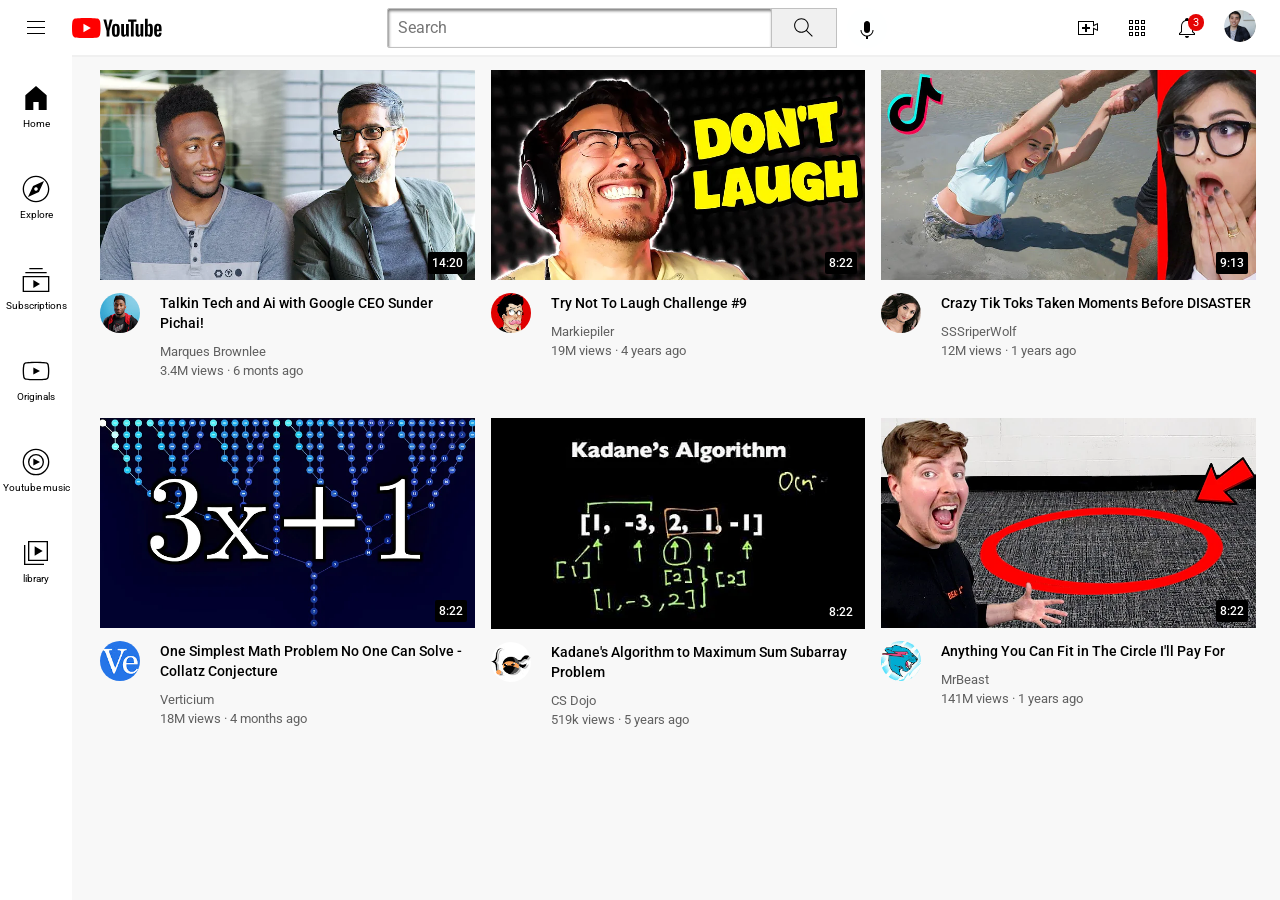
<file: index.html>
<!DOCTYPE html>
<html lang="en">
<head>
    <meta charset="UTF-8">
    <meta name="viewport" content="width=device-width, initial-scale=1.0">
    <title>Youtube.com Clone</title>
    <link rel="stylesheet" href="style/video.css">
    <link rel="stylesheet" href="style/header.css">
    <link rel="stylesheet" href="style/general.css">
    <link rel="stylesheet" href="style/sidebar.css">
    <link rel="preconnect" href="https://fonts.googleapis.com">
    <link rel="preconnect" href="https://fonts.gstatic.com" crossorigin>
    <link href="https://fonts.googleapis.com/css2?family=Roboto:ital,wght@0,100..900;1,100..900&display=swap" rel="stylesheet">
</head>
<body>
    <div class="header">
        
        <div class="left-section">
            <img class="hamburger-menu" src="icons/hamburger-menu.svg">
            <img class="youtube-logo" src="icons/youtube-logo.svg">
        </div>
        <div class="middle-section">
            <input class="search-bar" type="text" placeholder="Search">
            <button class="search-button">
                <img class="search-icon" src="icons/search.svg">
                <div class="tooltip">Search</div>
            </button>
            <button class="voice-search-button">
                <img class="voice-search-icon" src="icons/voice-search-icon.svg">
                <div class="tooltip">Search with your voice</div>
                
            </button>

        </div>
        <div class="right-section">
            <div class="upload-icon-container">
                <img class="upload-icon" src="icons/upload.svg">
                <div class="tooltip">Create</div>
            </div>
            <div class="youtube-apps-container">
                <img  class="youtube-apps-icon" src="icons/youtube-apps.svg">
                <div class="tooltip">Youtube apps</div>
            </div>
            
            <div class="notification-icons-container">
                <img class="notifications-icon" src ="icons/notifications.svg">
                <div class="notifications-count">
                    3
                </div>
                <div class="tooltip">Notifications</div>

            </div>
            <div class="current-user-picture-container">
                <img class="current-user-picture" src="chennel-pictures/my-channel.jpeg">
            </div>
            
        </div>
    </div>

    <div class="sidebar">
        <div class="sidebar-link">
            <img src="icons/home.svg">
            <div>Home</div>
        </div>
        <div class="sidebar-link">
            <img src="icons/explore.svg">
            <div>Explore</div>
        </div>
        <div class="sidebar-link">
            <img src="icons/subscriptions.svg">
            <div>Subscriptions</div>
        </div>
        <div class="sidebar-link">
            <img src="icons/originals.svg">
            <div>Originals </div>
        </div>
        <div class="sidebar-link">
            <img src="icons/youtube-music.svg">
            <div>Youtube music</div>
        </div>
        <div class="sidebar-link">
            <img src="icons/library.svg">
            <div>library</div>
        </div>
    </div>
    
        <div class="video-grid">
            <div class="video-preview">
                <div class="thumbnail-row">
                    <img class="thumbnail" src="thumbnails/thumbnail-1.webp">
                    <div class="video-time">14:20</div>
                </div>
                <div class="video-info-grid">
                    <div class="chennel-pictures">
                        <img class="profile-picture" src="chennel-pictures/channel-1.jpeg" alt="nothing">
                    </div>
                    <div class="video-info">
                        <p class="video-title">
                            Talkin Tech and Ai with Google CEO
                            Sunder Pichai!
                        </p>
                        <p class="video-author">
                            Marques Brownlee
                        </p>
                        <p class="video-stats">
                            3.4M views &#183; 6 monts ago
                        </p> 
                    </div>
                </div>
            </div>
            <div class="video-preview">
                <div class="thumbnail-row">
                    <img class="thumbnail" src="thumbnails/thumbnail-2.webp">
                    <div class="video-time">8:22</div>
                </div>
                <div class="video-info-grid">
                    <div class="chennel-pictures">
                        <img class="profile-picture" src="chennel-pictures/channel-2.jpeg" alt="nothing">
                    </div>
                    <div class="video-info">
                        <p class="video-title">
                            Try Not To Laugh Challenge #9
                        </p>
                        <p class="video-author">
                            Markiepiler
                        </p>
                        <p class="video-stats">
                            19M views &#183; 4 years ago
                        </p> 
                    </div>

                </div>
            </div>
            <div class="video-preview">
            <div class="thumbnail-row">
                <img class="thumbnail" src="thumbnails/thumbnail-3.webp">
                <div class="video-time">9:13</div>
            </div>
            <div class="video-info-grid">
                <div class="chennel-pictures">
                    <img class="profile-picture" src="chennel-pictures/channel-3.jpeg" alt="nothing">
                </div>
                <div class="video-info">
                    <p class="video-title">
                        Crazy Tik Toks Taken Moments Before DISASTER
                    </p>
                    <p class="video-author">
                        SSSriperWolf
                    </p>
                    <p class="video-stats">
                        12M views &#183; 1 years ago
                    </p> 
                </div>

            </div>
            </div>
            <div class="video-preview">
                <div class="thumbnail-row">
                    <img class="thumbnail" src="thumbnails/thumbnail-4.webp">
                    <div class="video-time">8:22</div>
                </div>
                <div class="video-info-grid">
                    <div class="chennel-pictures">
                        <img class="profile-picture" src="chennel-pictures/channel-4.jpeg" alt="nothing">
                    </div>
                    <div class="video-info">
                        <p class="video-title">
                            One Simplest Math Problem No One Can Solve - Collatz Conjecture
                        </p>
                        <p class="video-author">
                            Verticium
                        </p>
                        <p class="video-stats">
                            18M views &#183; 4 months ago
                        </p> 
                    </div>
                </div>
            </div>
                <div class="video-preview">
                    <div class="thumbnail-row">
                        <img class="thumbnail" src="thumbnails/thumbnail-5.webp">
                        <div class="video-time">8:22</div>
                    </div>
                    <div class="video-info-grid">
                        <div class="chennel-pictures">
                            <img class="profile-picture" src="chennel-pictures/channel-5.jpeg" alt="nothing">
                        </div>
                        <div class="video-info">
                        <p class="video-title">
                            Kadane's Algorithm to Maximum Sum Subarray Problem
                        </p>
                        <p class="video-author">
                            CS Dojo
                        </p>
                        <p class="video-stats">
                            519k views &#183; 5 years ago
                        </p> 
                    </div>

                </div>
            </div>
            <div class="video-preview">
                <div class="thumbnail-row">
                    <img class="thumbnail" src="thumbnails/thumbnail-6.webp">
                    <div class="video-time">8:22</div>
                </div>
                <div class="video-info-grid">
                    <div class="chennel-pictures">
                        <img class="profile-picture" src="chennel-pictures/channel-6.jpeg" alt="nothing">
                    </div>
                    <div class="video-info">
                        <p class="video-title">
                            Anything You Can Fit in The Circle I'll Pay For
                        </p>
                        <p class="video-author">
                            MrBeast
                        </p>
                        <p class="video-stats">
                            141M views &#183; 1 years ago
                        </p> 
                    </div>

                </div>
            </div>
        </div>

</body>
</html>
</file>
<file: style/video.css>
.thumbnail{
    width: 100%;
    /* object-fit:contain;
    object-position: bottom;
    border: 2px solid red; */
    cursor: pointer;

}


.video-title{
    margin-top:0;
    font-size:14px;
    font-weight: 500;
    line-height: 20px;
    margin-bottom: 11px;
    cursor:pointer;
}
.video-author{
    
    font-size:13px;
    color:rgb(96,96,96);
    margin-bottom: 4px;
}
.video-stats{
    font-size:13px;
    color:rgb(96,96,96);
}
.video-preview{
    
}



.video-grid{
    display:grid;
    grid-template-columns: 1fr 1fr 1fr;
    column-gap: 16px;
    row-gap:40px;
}

@media(max-width: 800px)
{
    .video-grid{
        grid-template-columns: 1fr 1fr;
    }
}



@media(min-width: 1000px)
{
    .video-grid{
        grid-template-columns: 1fr 1fr 1fr;
    }
}


.profile-picture{
    width:40px;
    border-radius: 30px;
    cursor: pointer;

}

.thumbnail-row{
    margin-bottom: 9px;
    position:relative;
}

.video-info-grid{
    display:grid;
    grid-template-columns: 50px 1fr;
    column-gap: 10px;
}

.video-time{
    background-color: black;
    color:white;
    position: absolute;
    bottom:10px;
    right:8px;
    font-family:Roboto,Arial;
    font-size:12px;
    font-weight: 500;
    padding:4px;
    border-radius: 2px;
    cursor: pointer;
}
</file>
<file: style/header.css>
.header{
    height: 55px;
    display: flex;
    flex-direction: row;
    justify-content: space-between;
    position: fixed;
    top:0;
    left:0;
    right: 0;
    background-color: white;
    border-bottom: 2px solid rgb(240,240,240);
    z-index:100;
}


.left-section{
    

    display: flex;
    align-items: center;
}
.middle-section{
    
    flex:1;
    display: flex;
    align-items: center;
    margin-left:70px;
    margin-right:35px;
    max-width: 500px;

}



.search-bar{
    flex:1;
    height:36px;
    padding-left:10px;
    font-size:16px;
    border:1px solid rgb(192, 192, 192);
    border-radius:2px;
    box-shadow: inset 1px 2px 3px rgba(0,0,0,0.5);
    width: 0;
}

.search-bar::placeholder{
    font-family: Roboto, Arial;
    font-size:16px;
    
}
.search-button{
    height:40px;
    width:66px;
    background-color: rgb(240,240,240);
    border-width: 1px;
    border-style: solid;
    border-color:rgb(192,192,192);
    margin-left:-1px;
    margin-right:10px;
    
}
.search-button,
.voice-search-button,
.upload-icon-container,
.youtube-apps-container,
.notification-icons-container{
    position: relative;
    display: flex;
    justify-content: center;
    align-items: center;
    cursor: pointer;
}

.search-button .tooltip,
.voice-search-button .tooltip,
.upload-icon-container .tooltip,
.youtube-apps-container .tooltip,
.notification-icons-container .tooltip{
    position:absolute;
    background-color:gray;
    color:white;
    padding-top:4px;
    padding-bottom:4px;
    padding-left:8px;
    padding-right:8px;
    border-radius:4px;
    font-size:12px;
    bottom:-30px;
    opacity:0;
    cursor: pointer;
    transition:opacity 0.15s;
    pointer-events: none;
    white-space: nowrap;
    font-family: Roboto, Arial, Helvetica, sans-serif;
}

.search-button:hover .tooltip,
.voice-search-button:hover .tooltip,
.upload-icon-container:hover .tooltip,
.youtube-apps-container:hover .tooltip,
.notification-icons-container:hover .tooltip{
    opacity:1;

}



.voice-search-button{
    height:40px;
    width:40px;
    border-radius: 20px;
    border:none;
    background-color: rgb(254,255,255);
}

.search-icon{
    height:25px;
    
}

.voice-search-icon{
    height:24px;
    margin-top:4px;
    
}

.right-section{
    display: flex;
    align-items: center;
    justify-content: space-between;
    width:180px;
    margin-right:24px;
    flex-shrink: 0;
   
}

.hamburger-menu{
    height:24px;
    margin-left:24px;
    margin-right:24px;
}


.youtube-logo{
    height:20px;
}

.upload-icon{
    height:24px;
}

.youtube-apps-icon{
    height:24px;
}

.notifications-icon{
    height:24px;
}

.notification-icons-container{
    position:relative;
}

.notifications-count{
    position:absolute;
    top:-2px;
    right:-5px;
    background-color:rgb(228, 5, 5);
    color:white;
    font-family:Roboto,Arial, Helvetica, sans-serif;
    font-size:11px;
    padding-left:5px;
    padding-right:5px;
    padding-top:2px;
    padding-bottom:2px;
    border-radius: 10px;
}

.current-user-picture{
    height:32px;
    border-radius: 16px;
}
</file>
<file: style/general.css>
p{
    font-family: Roboto,Arial;
    margin-top:0;
    margin-bottom: 0;
}

body{
    margin:0;
    padding-top:70px;
    padding-left:100px;
    padding-right:24px;
    background-color: rgb(248,248,248);
}
</file>
<file: style/sidebar.css>
.sidebar{
    position: fixed;
    left:0;
    bottom:0;
    top:55px;
    background-color: white;
    width:72px;
    z-index:200;
    padding-top:5px;
}

.sidebar-link{
    height:91px;
    display: flex;
    justify-content: center;
    flex-direction: column;
    align-items: center;
   
}
.sidebar-link:hover{
    cursor: pointer;
    background-color:rgb(235,235,235);
}

.sidebar-link img{
    height: 32px;
    margin-bottom: 4px;
}

.sidebar-link div{
    font-family: Roboto, Arial;
    font-size:10px;
    
}
</file>
